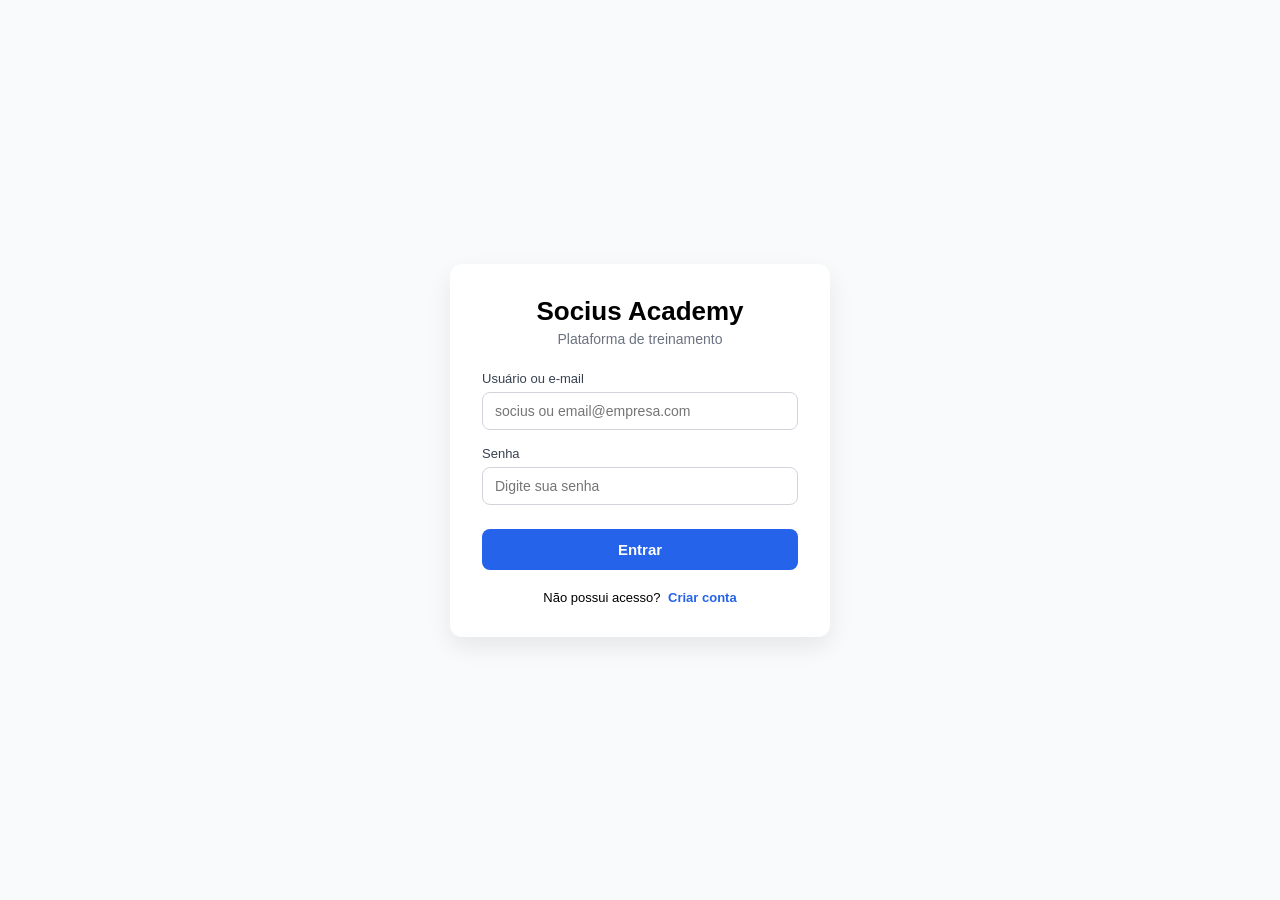
<file: index.html>
﻿<!DOCTYPE html>
<html lang="pt-BR">
<head>
  <meta charset="UTF-8">
  <title>Socius Academy</title>
  <meta name="viewport" content="width=device-width, initial-scale=1.0">

  <link rel="stylesheet" href="assets/css/base.css">
  <link rel="stylesheet" href="assets/css/auth.css">
</head>
<body>

  <div class="auth-wrapper">
    <div class="auth-card">

      <h1 class="logo">Socius Academy</h1>
      <p class="subtitle">Plataforma de treinamento</p>

      <form id="loginForm">
        <div class="field">
          <label for="email">Usuário ou e-mail</label>
          <input type="text" id="email" placeholder="socius ou email@empresa.com" required>
        </div>

        <div class="field">
          <label for="senha">Senha</label>
          <input type="password" id="senha" placeholder="Digite sua senha" required>
        </div>

        <button type="submit" class="btn-primary">
          Entrar
        </button>
      </form>

      <div class="auth-footer">
        <span>Não possui acesso?</span>
        <a href="cadastro.html">Criar conta</a>
      </div>

    </div>
  </div>

  <script src="assets/js/auth.js"></script>
</body>
</html>
</file>
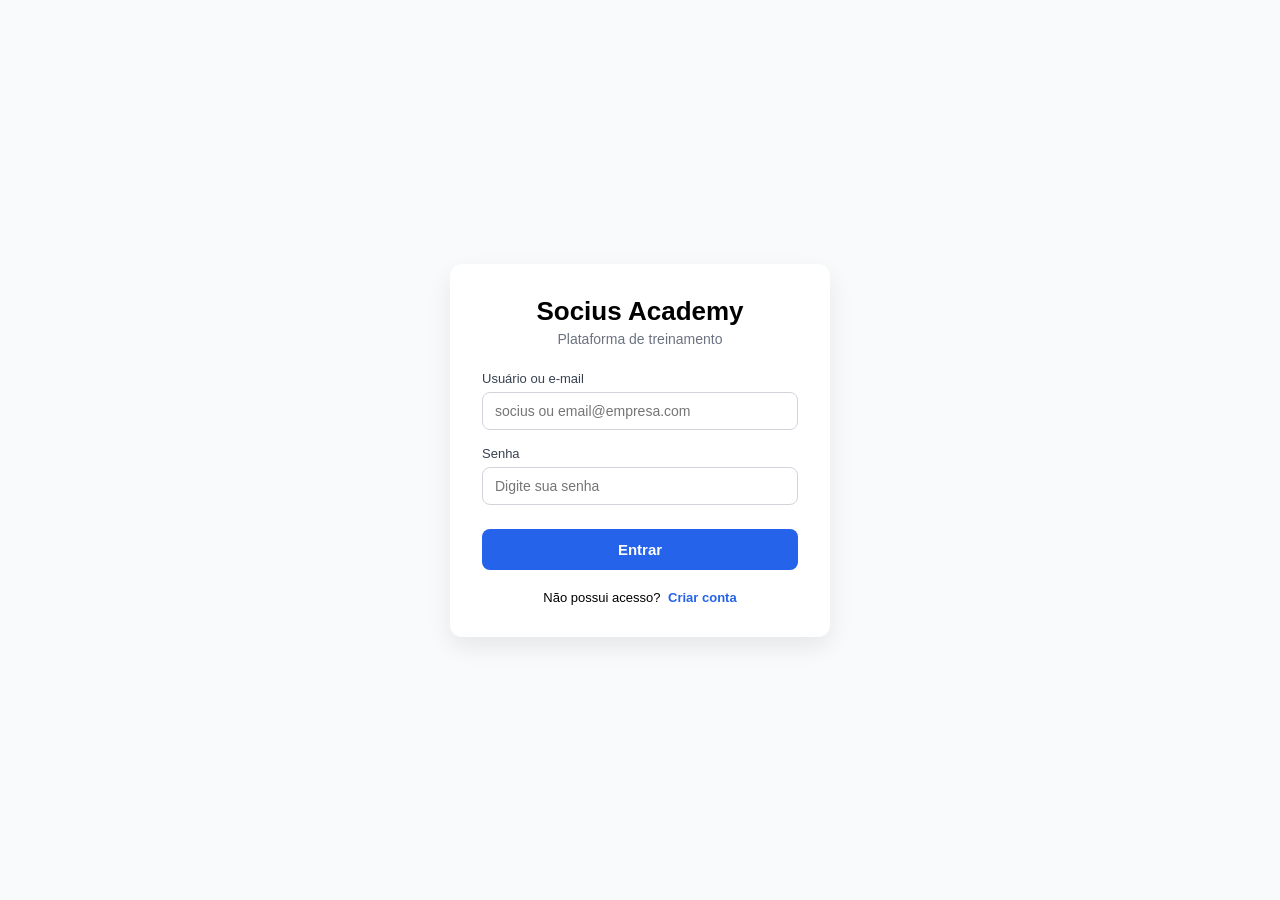
<file: aula.html>
﻿<!DOCTYPE html>
<html lang="pt-BR">
<head>
  <meta charset="UTF-8">
  <title>Socius Academy | Aulas</title>

  <link rel="stylesheet" href="assets/css/base.css">
  <link rel="stylesheet" href="assets/css/aula.css">
</head>
<body>

  <!-- HEADER -->
  <header class="header">
    <h1 onclick="voltarDashboard()">Socius Academy</h1>

    <div class="user">
      <span id="user-name"></span>
      <button onclick="logout()">Sair</button>
    </div>
  </header>

  <!-- CONTEÚDO -->
  <main class="aula-layout">

    <!-- SIDEBAR -->
    <aside class="sidebar">
      <h2 id="curso-título"></h2>
      <ul id="lista-aulas"></ul>
    </aside>

    <!-- AULA -->
    <section class="conteudo">
      <h2 id="aula-título"></h2>
      <div id="aula-conteudo" class="conteudo-box">
        <p>Selecione uma aula ao lado.</p>
      </div>
    </section>

  </main>

  <script src="assets/js/auth.js"></script>
  <script src="assets/js/aula.js"></script>

  <script>
    requireAuth();
    loadUserInfo();
  </script>

</body>
</html>
</file>
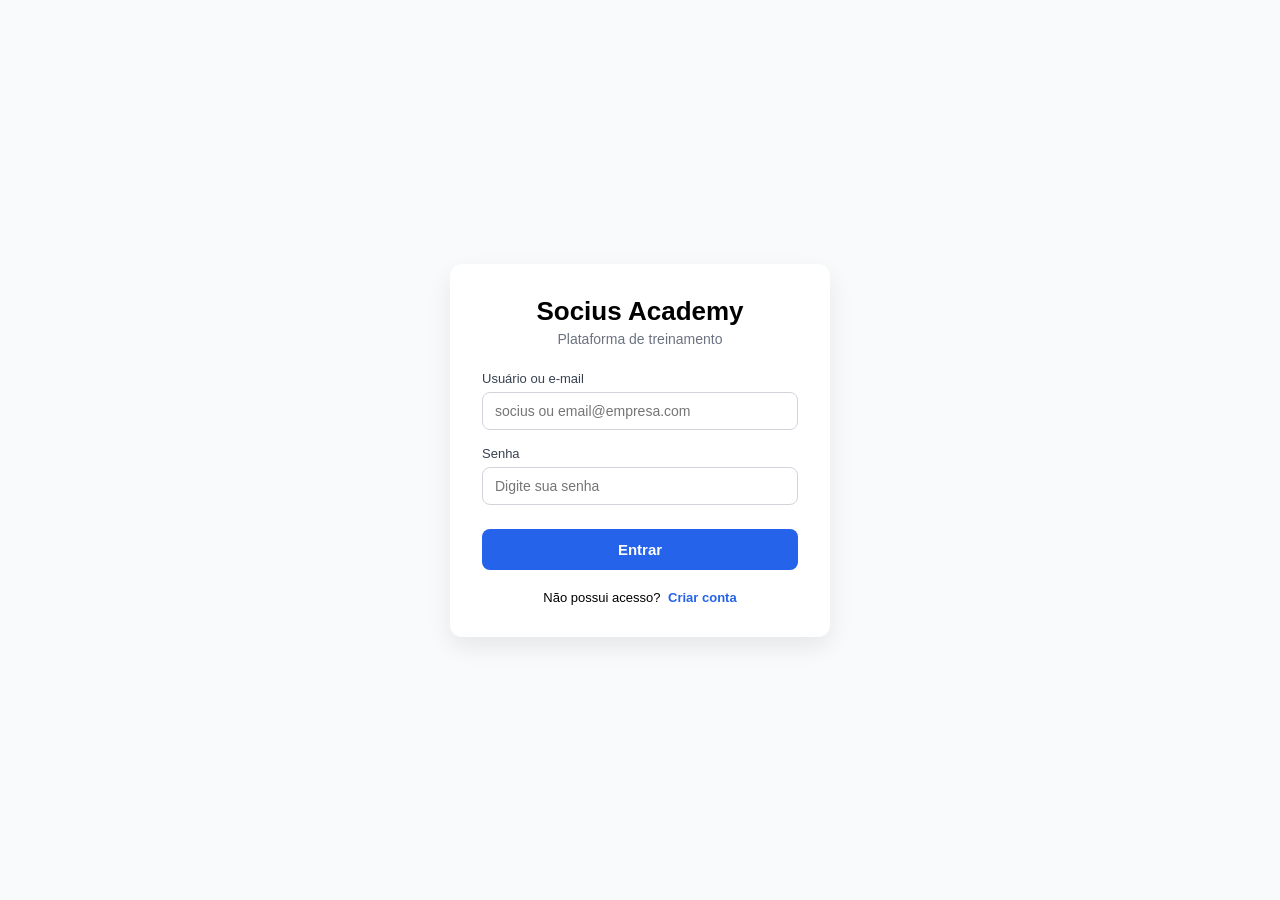
<file: biblioteca.html>
﻿<!DOCTYPE html>
<html lang="pt-BR">
<head>
  <meta charset="UTF-8" />
  <title>Socius Academy | Biblioteca</title>
  <meta name="viewport" content="width=device-width, initial-scale=1.0">

  <link rel="stylesheet" href="assets/css/base.css">
  <link rel="stylesheet" href="assets/css/dashboard.css">
</head>
<body>

  <div id="header"></div>

  <main class="dashboard">
    <h2 id="page-title">Biblioteca</h2>

    <div id="items" class="courses-grid">
      <!-- itens carregados via JS -->
    </div>
  </main>

  <div id="footer"></div>

  <script src="assets/js/auth.js"></script>
  <script src="assets/js/components.js"></script>
  <script src="assets/js/biblioteca.js"></script>

  <script>
    requireAuth();
    loadUserInfo();

    loadComponent("header", "header.html");
    loadComponent("footer", "footer.html");
  </script>
</body>
</html>
</file>
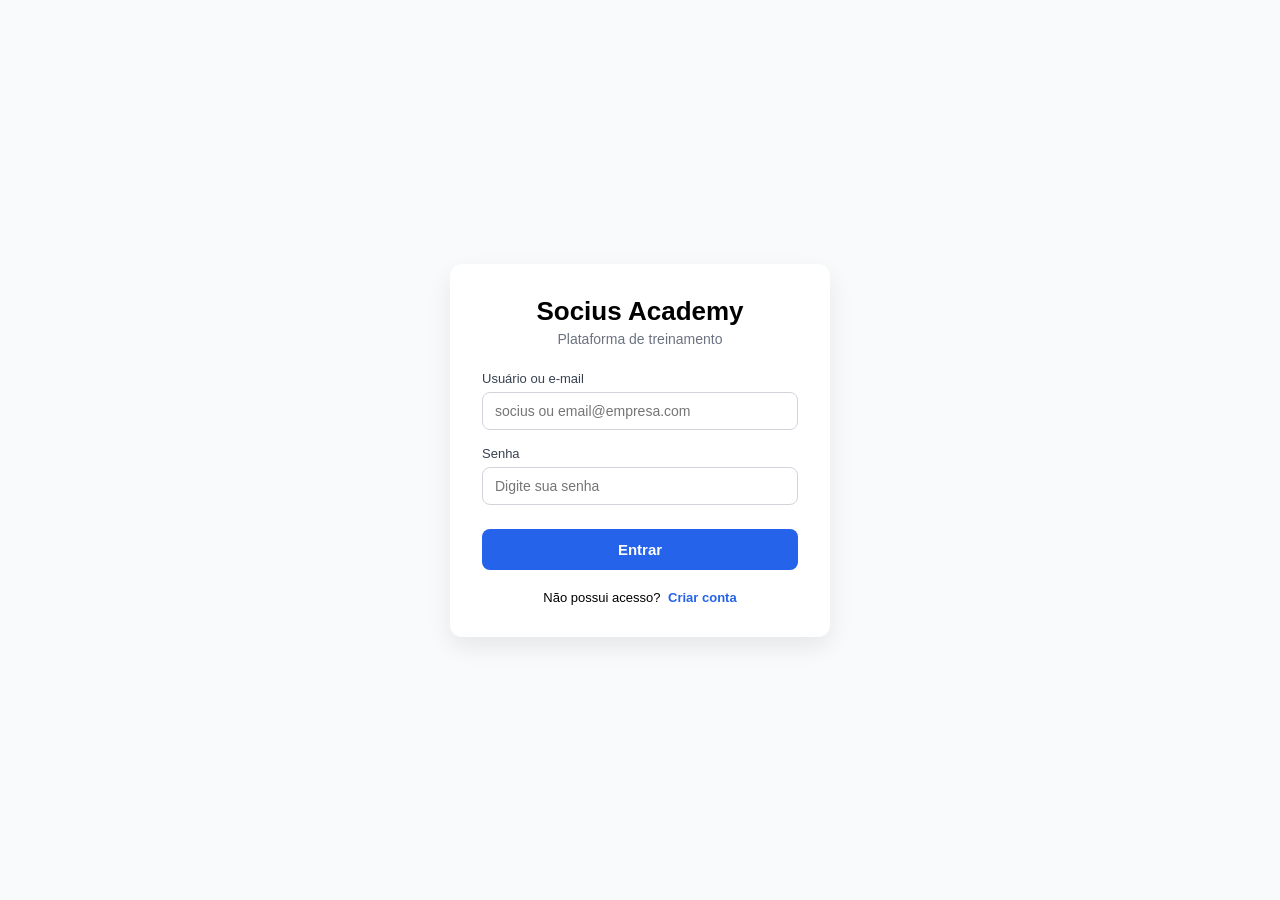
<file: biblioteca2.html>
﻿<!DOCTYPE html>
<html lang="pt-BR">
<head>
  <meta charset="UTF-8" />
  <title>Socius Academy | Biblioteca de Menus</title>
  <meta name="viewport" content="width=device-width, initial-scale=1.0">

  <link rel="stylesheet" href="assets/css/base.css">
  <link rel="stylesheet" href="assets/css/dashboard.css">
</head>
<body>

  <div id="header"></div>

  <main class="dashboard">
    <h2 id="page-title">Menus</h2>

    <div id="items" class="courses-grid">
      <!-- menus carregados via JS -->
    </div>
  </main>

  <div id="footer"></div>

  <script src="assets/js/auth.js"></script>
  <script src="assets/js/components.js"></script>
  <script src="assets/js/biblioteca2.js"></script>

  <script>
    requireAuth();
    loadUserInfo();

    loadComponent("header", "header.html");
    loadComponent("footer", "footer.html");
  </script>
</body>
</html>
</file>
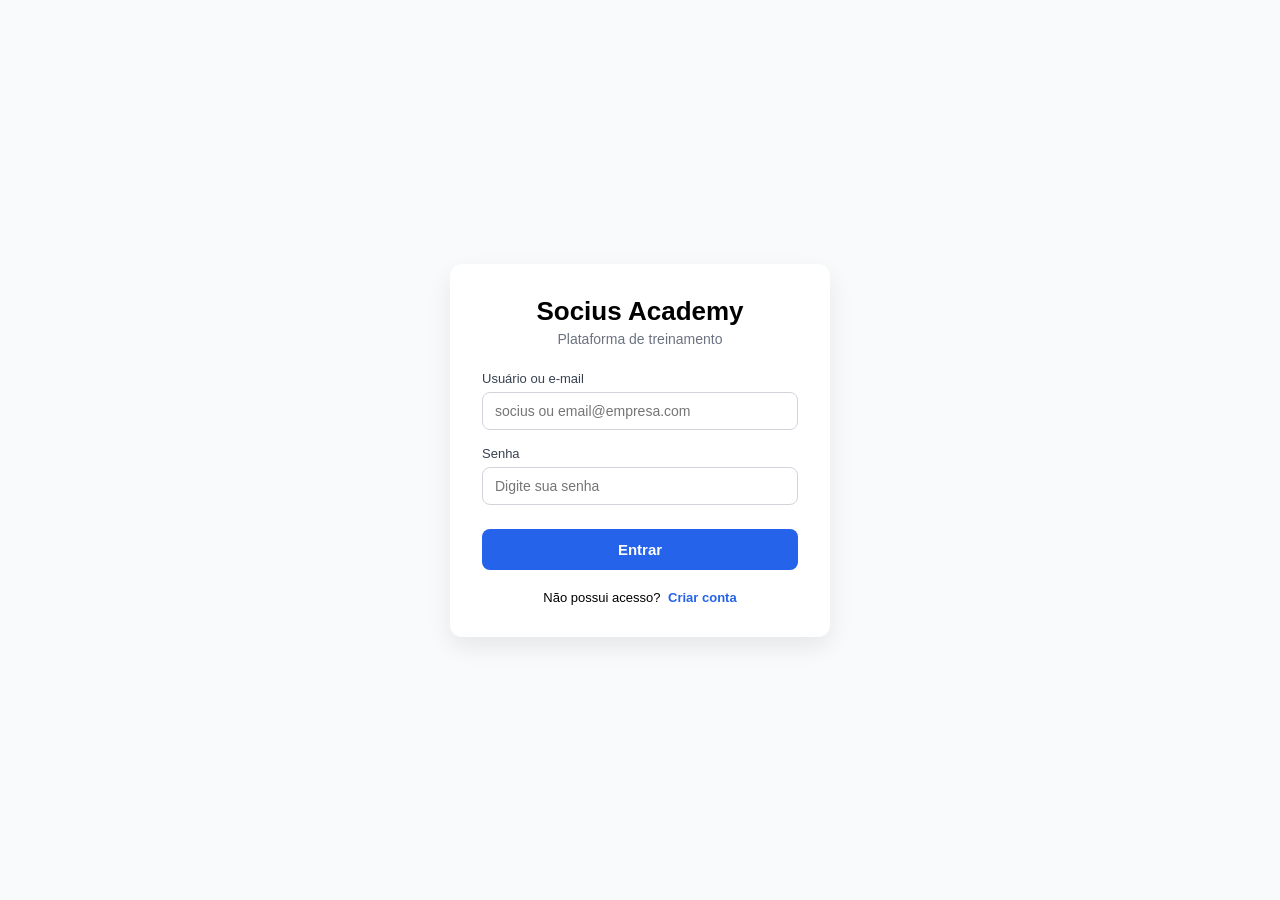
<file: biblioteca3.html>
﻿<!DOCTYPE html>
<html lang="pt-BR">
<head>
  <meta charset="UTF-8" />
  <title>Socius Academy | Biblioteca de Telas</title>
  <meta name="viewport" content="width=device-width, initial-scale=1.0">

  <link rel="stylesheet" href="assets/css/base.css">
  <link rel="stylesheet" href="assets/css/dashboard.css">
</head>
<body>

  <div id="header"></div>

  <main class="dashboard">
    <h2 id="page-title">Telas</h2>

    <div id="items" class="courses-grid">
      <!-- telas carregadas via JS -->
    </div>
  </main>

  <div id="footer"></div>

  <script src="assets/js/auth.js"></script>
  <script src="assets/js/components.js"></script>
  <script src="assets/js/biblioteca3.js"></script>

  <script>
    requireAuth();
    loadUserInfo();

    loadComponent("header", "header.html");
    loadComponent("footer", "footer.html");
  </script>
</body>
</html>
</file>
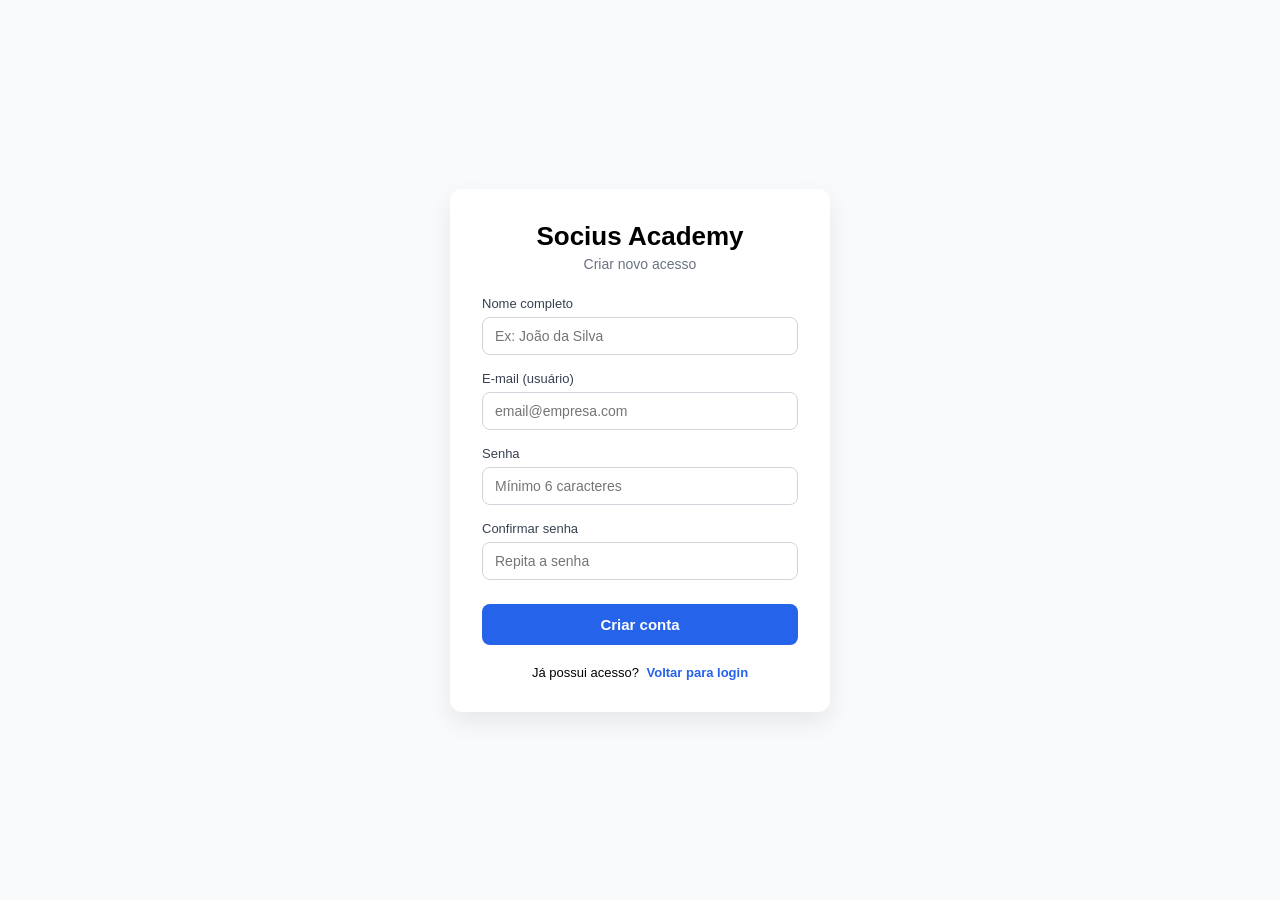
<file: cadastro.html>
﻿<!DOCTYPE html>
<html lang="pt-BR">
<head>
  <meta charset="UTF-8">
  <title>Cadastro - Socius Academy</title>
  <meta name="viewport" content="width=device-width, initial-scale=1.0">

  <link rel="stylesheet" href="assets/css/base.css">
  <link rel="stylesheet" href="assets/css/auth.css">
</head>
<body>

  <div class="auth-wrapper">
    <div class="auth-card">

      <h1 class="logo">Socius Academy</h1>
      <p class="subtitle">Criar novo acesso</p>

      <form id="registerForm" autocomplete="off">

        <div class="field">
          <label for="nome">Nome completo</label>
          <input
            type="text"
            id="nome"
            autocomplete="off"
            placeholder="Ex: João da Silva"
            required
          >
        </div>

        <div class="field">
          <label for="email">E-mail (usuário)</label>
          <input
            type="email"
            id="email"
            autocomplete="off"
            placeholder="email@empresa.com"
            required
          >
        </div>

        <div class="field">
          <label for="senha">Senha</label>
          <input
            type="password"
            id="senha"
            autocomplete="new-password"
            placeholder="Mínimo 6 caracteres"
            required
          >
        </div>

        <div class="field">
          <label for="confirmarSenha">Confirmar senha</label>
          <input
            type="password"
            id="confirmarSenha"
            autocomplete="new-password"
            placeholder="Repita a senha"
            required
          >
        </div>

        <button type="submit" class="btn-primary">
          Criar conta
        </button>

        <p id="register-message" class="auth-message" aria-live="polite"></p>

      </form>

      <div class="auth-footer">
        <span>Já possui acesso?</span>
        <a href="index.html">Voltar para login</a>
      </div>

    </div>
  </div>

  <script src="assets/js/auth.js"></script>
</body>
</html>
</file>
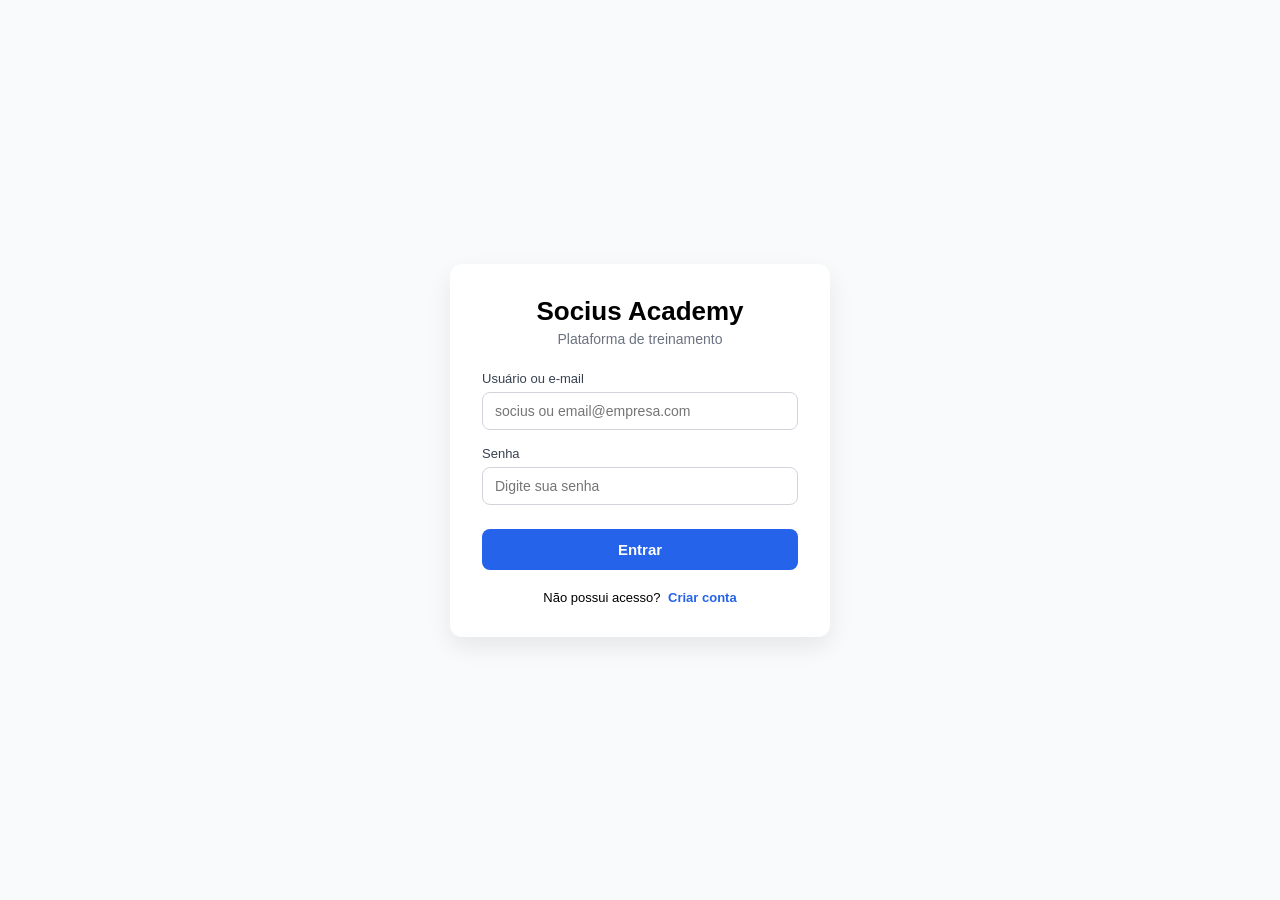
<file: dashboard.html>
﻿<!DOCTYPE html>
<html lang="pt-BR">

<head>
  <meta charset="UTF-8" />
  <meta name="viewport" content="width=device-width, initial-scale=1.0" />
  <title>Socius Academy</title>

  <link rel="stylesheet" href="assets/css/base.css">
  <link rel="stylesheet" href="assets/css/dashboard.css">
</head>

<body>

  <div id="header"></div>

  <main class="dashboard">
    <h2 class="dashboard-main-title">Biblioteca de manuais</h2>

    <div class="courses-grid">
      <div
        class="course-card"
        role="button"
        tabindex="0"
        onclick="navigate('biblioteca.html?tipo=tela')"
        onkeydown="if(event.key==='Enter' || event.key===' '){ event.preventDefault(); navigate('biblioteca.html?tipo=tela'); }"
      >
        <div class="course-header">
          <span class="course-icon">&#128421;&#65039;</span>
          <h3 class="course-title">Manuais de telas</h3>
        </div>
        <p class="course-description">
          Documentação por tela do Retaguarda.
        </p>
      </div>

      <div
        class="course-card"
        role="button"
        tabindex="0"
        onclick="navigate('biblioteca.html?tipo=processo')"
        onkeydown="if(event.key==='Enter' || event.key===' '){ event.preventDefault(); navigate('biblioteca.html?tipo=processo'); }"
      >
        <div class="course-header">
          <span class="course-icon">&#128196;</span>
          <h3 class="course-title">Manuais de processos</h3>
        </div>
        <p class="course-description">
          Passo a passo de processos.
        </p>
      </div>

      <div
        class="course-card"
        role="button"
        tabindex="0"
        onclick="navigate('biblioteca.html?tipo=trilha')"
        onkeydown="if(event.key==='Enter' || event.key===' '){ event.preventDefault(); navigate('biblioteca.html?tipo=trilha'); }"
      >
        <div class="course-header">
          <span class="course-icon">&#127919;</span>
          <h3 class="course-title">Trilhas de aprendizado</h3>
        </div>
        <p class="course-description">
          Rotas de conhecimento para treinamento de operadores.
        </p>
      </div>
    </div>

    <section class="search-section">
      <h2>Localizar manuais, processos e trilhas</h2>
      <p class="search-help">
        Busque por descrição, menu, tela ou aplicação.
      </p>
      <div class="search-bar">
        <input
          id="global-search-input"
          type="search"
          placeholder="Ex.: venda, produto, campanha, nfe, operador..."
          autocomplete="off"
        />
      </div>
      <div id="global-search-results" class="search-results">
        <p class="search-placeholder">Digite para pesquisar os conte&uacute;dos.</p>
      </div>
    </section>
  </main>

  <div id="footer"></div>

  <script src="assets/js/auth.js"></script>
  <script src="assets/js/components.js"></script>
  <script src="assets/js/dashboard.js"></script>

  <script>
    requireAuth();
    loadUserInfo();

    loadComponent("header", "header.html");
    loadComponent("footer", "footer.html");
  </script>

</body>

</html>
</file>
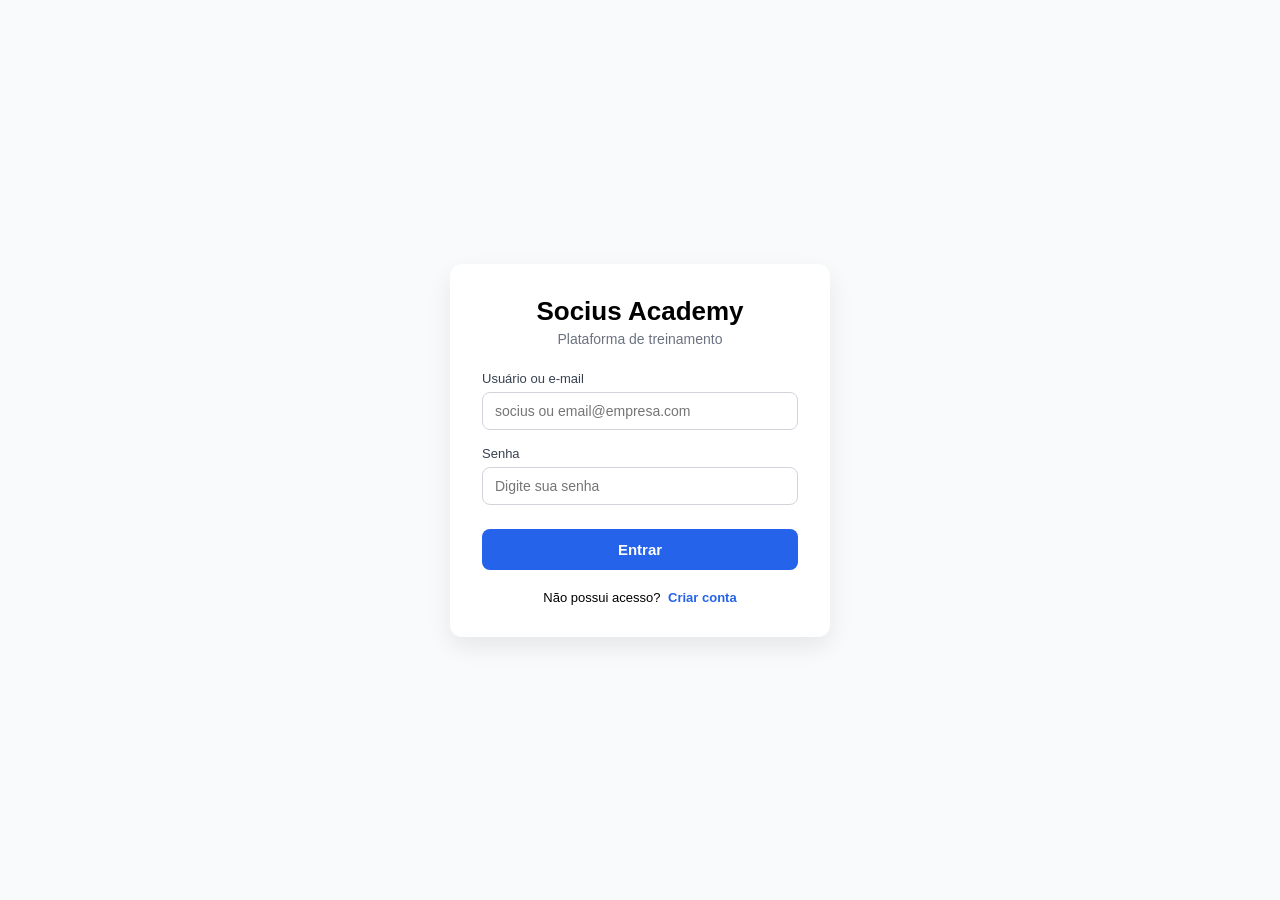
<file: manual.html>
﻿<!DOCTYPE html>
<html lang="pt-BR">
<head>
  <meta charset="UTF-8">
  <title>Socius Academy | Manual</title>

  <link rel="stylesheet" href="assets/css/base.css">
  <link rel="stylesheet" href="assets/css/aula.css">
</head>
<body>

  <div id="header"></div>

  <main class="aula-layout">

    <aside class="sidebar">
      <h2 id="manual-tipo"></h2>
      <p id="manual-contexto" class="sidebar-contexto"></p>

      <div class="sidebar-bloco">
        <h3>Detalhes</h3>
        <div id="manual-meta"></div>
      </div>

      <div id="manual-indice" class="sidebar-bloco manual-indice">
        <h3>Índice</h3>
        <div id="manual-indice-list"></div>
      </div>
    </aside>

    <section class="conteudo">
      <article id="aula-conteudo" class="conteudo-box" aria-live="polite">
        <p>Carregando manual...</p>
      </article>
    </section>

  </main>

  <div id="footer"></div>

  <script src="assets/js/auth.js"></script>
  <script src="assets/js/components.js"></script>
  <script src="assets/js/manual.js"></script>

  <script>
    requireAuth();
    loadUserInfo();

    loadComponent("header", "header.html");
    loadComponent("footer", "footer.html");
  </script>

</body>
</html>
</file>
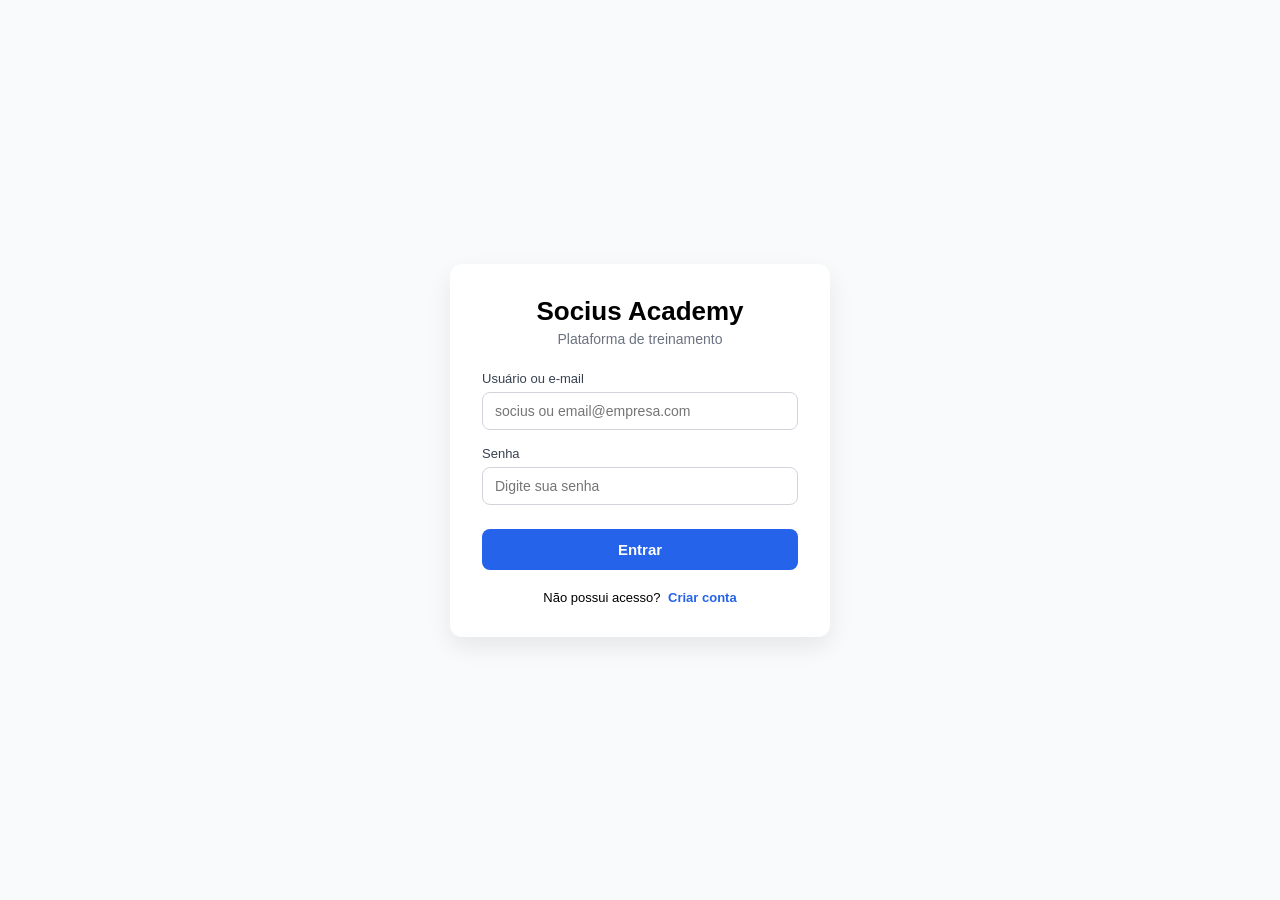
<file: perfil.html>
﻿<!DOCTYPE html>
<html lang="pt-BR">
<head>
  <meta charset="UTF-8" />
  <title>Socius Academy | Meus dados</title>
  <meta name="viewport" content="width=device-width, initial-scale=1.0" />

  <link rel="stylesheet" href="assets/css/base.css" />
  <link rel="stylesheet" href="assets/css/perfil.css" />
</head>
<body>

  <div id="header"></div>

  <main class="perfil-layout">
    <h1 class="perfil-page-title">Meus dados</h1>

    <section class="perfil-card">
      <h2>Dados cadastrais</h2>

      <form id="perfil-form" class="perfil-form" autocomplete="off">
        <label for="perfil-nome">Nome completo</label>
        <input id="perfil-nome" name="nome" type="text" required />

        <label for="perfil-email">E-mail</label>
        <input id="perfil-email" name="email" type="email" autocomplete="off" required />

        <label for="perfil-senha">Nova senha (opcional)</label>
        <input id="perfil-senha" name="senha" type="password" autocomplete="new-password" placeholder="Deixe em branco para manter a atual" />

        <label for="perfil-confirmar">Confirmar nova senha</label>
        <input id="perfil-confirmar" name="confirmarSenha" type="password" autocomplete="new-password" placeholder="Repita a nova senha" />

        <div class="perfil-actions">
          <button type="button" id="perfil-cancelar" class="btn-cancelar">Cancelar</button>
          <button type="submit" class="btn-salvar">Salvar alterações</button>
        </div>

        <p id="perfil-msg" class="perfil-msg" aria-live="polite"></p>
      </form>
    </section>
  </main>

  <div id="footer"></div>

  <script src="assets/js/auth.js"></script>
  <script src="assets/js/components.js"></script>
  <script src="assets/js/perfil.js"></script>

  <script>
    requireAuth();
    loadUserInfo();

    loadComponent("header", "header.html");
    loadComponent("footer", "footer.html");
  </script>
</body>
</html>
</file>
<file: assets/css/base.css>
﻿* {
  margin: 0;
  padding: 0;
  box-sizing: border-box;
  font-family: -apple-system, BlinkMacSystemFont, "Segoe UI", Roboto, sans-serif;
}

body {
  margin: 0;
  font-family: system-ui, sans-serif;
  background: #f8fafc;
}

/* HEADER */
.header {
  height: 70px;
  background: #0f172a;
  color: #fff;
  display: flex;
  align-items: center;
  justify-content: space-between;
  padding: 0 24px;
  position: fixed;
  top: 0;
  left: 0;
  right: 0;
  z-index: 1000;
  border-bottom: 1px solid rgba(148, 163, 184, .35);
  box-shadow: 0 8px 20px rgba(2, 6, 23, .18);
}

.header h1 {
  cursor: pointer;
  font-size: 20px;
  white-space: nowrap;
}

.header.header-dashboard h1 {
  position: absolute;
  left: 50%;
  transform: translateX(-50%);
}

.menu {
  display: flex;
  align-items: center;
  gap: 8px;
}

.menu button {
  background: none;
  border: none;
  color: #cbd5e1;
  padding: 8px 10px;
  border-radius: 8px;
  cursor: pointer;
  font-size: 13px;
  font-weight: 600;
  transition: background .2s ease, color .2s ease;
}

.menu button:hover {
  background: #1e293b;
  color: #fff;
}

.header-actions {
  display: flex;
  align-items: center;
  gap: 12px;
  position: relative;
}

.btn-header-action {
  background: #1d4ed8;
  color: #fff;
  border: 1px solid #3b82f6;
  border-radius: 10px;
  padding: 8px 12px;
  font-size: 13px;
  font-weight: 600;
  cursor: pointer;
  transition: background .2s ease, transform .2s ease;
}

.btn-header-action:hover {
  background: #1e40af;
  transform: translateY(-1px);
}

.btn-header-action:focus-visible {
  outline: 3px solid #93c5fd;
  outline-offset: 2px;
}

.global-search-panel {
  position: fixed;
  top: 78px;
  right: 24px;
  width: min(580px, calc(100vw - 32px));
  max-height: min(70vh, 620px);
  background: #ffffff;
  border: 1px solid #cbd5e1;
  border-radius: 12px;
  box-shadow: 0 18px 40px rgba(15, 23, 42, .25);
  padding: 12px;
  z-index: 1200;
}

.global-search-panel input {
  width: 100%;
  border: 1px solid #cbd5e1;
  border-radius: 10px;
  padding: 10px 12px;
  font-size: 14px;
  outline: none;
}

.global-search-panel input:focus {
  border-color: #3b82f6;
  box-shadow: 0 0 0 3px rgba(59, 130, 246, .2);
}

.global-search-results {
  margin-top: 10px;
  max-height: calc(min(70vh, 620px) - 68px);
  overflow: auto;
  display: grid;
  gap: 8px;
}

.global-search-placeholder {
  color: #64748b;
  font-size: 14px;
}

.global-search-item {
  border: 1px solid #e2e8f0;
  border-radius: 10px;
  padding: 10px 12px;
  cursor: pointer;
  transition: border-color .2s ease, box-shadow .2s ease;
}

.global-search-item:hover {
  border-color: #bfdbfe;
  box-shadow: 0 6px 16px rgba(30, 64, 175, .12);
}

.global-search-item:focus-visible {
  outline: 3px solid #93c5fd;
  outline-offset: 2px;
}

.global-search-item-top {
  display: flex;
  align-items: center;
  gap: 8px;
}

.global-search-badge {
  background: #e2e8f0;
  color: #0f172a;
  border-radius: 999px;
  padding: 2px 8px;
  font-size: 11px;
  font-weight: 700;
}

.global-search-title {
  color: #0f172a;
  font-weight: 700;
  font-size: 14px;
}

.global-search-desc {
  margin-top: 3px;
  color: #334155;
  font-size: 13px;
}

.user-menu {
  position: relative;
}

.btn-user-menu {
  background: transparent;
  color: #e2e8f0;
  border: 1px solid #334155;
  border-radius: 10px;
  padding: 8px 10px;
  display: inline-flex;
  align-items: center;
  gap: 8px;
  cursor: pointer;
}

.btn-user-menu:hover {
  background: #1e293b;
}

.btn-user-menu:focus-visible {
  outline: 3px solid #93c5fd;
  outline-offset: 2px;
}

#user-name {
  font-size: 13px;
  color: #e2e8f0;
  max-width: 200px;
  overflow: hidden;
  text-overflow: ellipsis;
  white-space: nowrap;
  pointer-events: none;
}

.user-menu-dropdown {
  position: absolute;
  right: 0;
  top: calc(100% + 8px);
  min-width: 140px;
  background: #0b1220;
  border: 1px solid #334155;
  border-radius: 10px;
  padding: 8px;
  box-shadow: 0 12px 24px rgba(2, 6, 23, .45);
  z-index: 1100;
  display: grid;
  gap: 8px;
}

.user-menu-dropdown[hidden] {
  display: none !important;
}

.btn-user-action {
  width: 100%;
  background: #1e40af;
  color: #fff;
  border: 1px solid #3b82f6;
  border-radius: 10px;
  padding: 8px 14px;
  font-size: 13px;
  font-weight: 700;
  cursor: pointer;
  transition: background .2s ease, transform .2s ease, border-color .2s ease;
}

.btn-user-action:hover {
  background: #1d4ed8;
  border-color: #60a5fa;
  transform: translateY(-1px);
}

.btn-user-action:focus-visible {
  outline: 3px solid #93c5fd;
  outline-offset: 2px;
}

.btn-logout {
  width: 100%;
  background: #dc2626;
  color: #fff;
  border: 1px solid #ef4444;
  border-radius: 10px;
  padding: 8px 14px;
  font-size: 13px;
  font-weight: 700;
  cursor: pointer;
  transition: background .2s ease, transform .2s ease, border-color .2s ease;
}

.btn-logout:hover {
  background: #b91c1c;
  border-color: #f87171;
  transform: translateY(-1px);
}

.btn-logout:focus-visible {
  outline: 3px solid #fecaca;
  outline-offset: 2px;
}

/* FOOTER */
.footer {
  height: 48px;
  background: #0f172a;
  color: #cbd5e1;
  display: flex;
  align-items: center;
  justify-content: center;
  position: fixed;
  bottom: 0;
  left: 0;
  right: 0;
}

/* CONTEÚDO ENTRE HEADER E FOOTER */
main {
  padding-top: 90px;
  padding-bottom: 70px;
}
</file>
<file: assets/css/auth.css>
.auth-wrapper {
  min-height: 100vh;
  display: flex;
  align-items: center;
  justify-content: center;
}

.auth-card {
  width: 100%;
  max-width: 380px;
  background: #ffffff;
  padding: 32px;
  border-radius: 12px;
  box-shadow: 0 10px 25px rgba(0,0,0,0.08);
}

.logo {
  text-align: center;
  font-size: 26px;
  font-weight: 700;
  margin-bottom: 4px;
}

.subtitle {
  text-align: center;
  font-size: 14px;
  color: #6b7280;
  margin-bottom: 24px;
}

.field {
  margin-bottom: 16px;
}

.field label {
  display: block;
  font-size: 13px;
  margin-bottom: 6px;
  color: #374151;
}

.field input {
  width: 100%;
  padding: 10px 12px;
  border-radius: 8px;
  border: 1px solid #d1d5db;
  font-size: 14px;
}

.field input:focus {
  outline: none;
  border-color: #2563eb;
}

.btn-primary {
  width: 100%;
  margin-top: 8px;
  padding: 12px;
  background: #2563eb;
  color: #ffffff;
  border: none;
  border-radius: 8px;
  font-size: 15px;
  font-weight: 600;
  cursor: pointer;
}

.btn-primary:hover {
  background: #1d4ed8;
}

.auth-footer {
  margin-top: 20px;
  text-align: center;
  font-size: 13px;
}

.auth-footer a {
  color: #2563eb;
  text-decoration: none;
  font-weight: 600;
  margin-left: 4px;
}

.auth-footer a:hover {
  text-decoration: underline;
}

.auth-message {
  margin-top: 12px;
  border-radius: 8px;
  padding: 10px 12px;
  font-size: 13px;
  display: none;
}

.auth-message.show {
  display: block;
}

.auth-message.error {
  background: #fee2e2;
  color: #991b1b;
  border: 1px solid #fecaca;
}

.auth-message.success {
  background: #dcfce7;
  color: #166534;
  border: 1px solid #bbf7d0;
}
</file>
<file: assets/css/aula.css>
﻿/* ===== LAYOUT BASE ===== */
.aula-layout {
  display: grid;
  grid-template-columns: 320px 1fr;
  margin-top: 70px;
  margin-bottom: 48px;
  height: calc(100vh - 118px);
  padding-top: 0;
  padding-bottom: 0;
  background: #f8fafc;
}

/* ===== SIDEBAR ===== */
.sidebar {
  background: #13294b;
  color: #e5e7eb;
  padding: 20px;
  overflow-y: auto;
}

.sidebar h2 {
  font-size: 18px;
  margin-bottom: 16px;
  color: #93c5fd;
}

.sidebar-contexto {
  color: #cbd5e1;
  font-size: 13px;
  margin-bottom: 14px;
  line-height: 1.5;
}

.sidebar-bloco {
  border: 1px solid #28426b;
  border-radius: 10px;
  padding: 12px;
  margin-bottom: 12px;
  background: rgba(10, 24, 46, .45);
}

.sidebar-bloco h3 {
  font-size: 12px;
  letter-spacing: .4px;
  text-transform: uppercase;
  color: #93c5fd;
  margin-bottom: 10px;
}

#manual-meta > div {
  font-size: 13px;
  line-height: 1.5;
  color: #e2e8f0;
  margin-bottom: 8px;
}

/* LISTA DE AULAS */
.sidebar ul {
  list-style: none;
  padding: 0;
  margin: 0;
}

.sidebar li {
  padding: 10px 14px;
  border-radius: 8px;
  cursor: pointer;
  margin-bottom: 6px;
  transition: background .2s ease;
}

.sidebar li:hover {
  background: #1e293b;
}

.sidebar li.active {
  background: #1e40af;
  font-weight: 600;
}

/* ===== CONTEÚDO ===== */
.conteudo {
  padding: 32px;
  display: flex;
  flex-direction: column;
}

.conteudo h2 {
  font-size: 24px;
  margin-bottom: 20px;
  color: #1e3a8a;
}

/* BOX DA AULA */
.conteudo-box {
  background: #ffffff;
  border-radius: 14px;
  padding: 24px;
  box-shadow: 0 10px 30px rgba(0,0,0,.08);
  flex: 1;
  line-height: 1.6;
  color: #334155;
  max-width: 860px;
}

/* TEXTO DA AULA */
.conteudo-box p {
  margin-bottom: 16px;
}

.conteudo-box h2 {
  font-size: 22px;
  margin-top: 26px;
  margin-bottom: 12px;
  color: #0f172a;
  scroll-margin-top: 96px;
}

.conteudo-box h3 {
  font-size: 18px;
  margin-top: 20px;
  margin-bottom: 10px;
  color: #1e293b;
  scroll-margin-top: 96px;
}

.conteudo-box ul {
  padding-left: 18px;
  margin-bottom: 16px;
}

.manual-indice h3 {
  font-size: 12px;
  color: #93c5fd;
  margin-bottom: 10px;
  text-transform: uppercase;
  letter-spacing: .4px;
}

.manual-indice a {
  display: block;
  font-size: 14px;
  color: #cbd5e1;
  text-decoration: none;
  padding: 6px 8px;
  border-radius: 8px;
}

.manual-indice a:hover {
  background: #1d3a63;
  color: #fff;
}

.manual-indice a.nivel-3 {
  padding-left: 18px;
  font-size: 13px;
}

.permissoes-bloco {
  border: 1px solid #dbe4f0;
  border-radius: 12px;
  background: #f8fbff;
  padding: 12px;
  margin-bottom: 16px;
}

.permissoes-topo {
  display: flex;
  gap: 10px;
  align-items: center;
  justify-content: space-between;
  margin-bottom: 10px;
}

.permissoes-busca {
  flex: 1;
  min-width: 220px;
  border: 1px solid #c9d6ea;
  border-radius: 8px;
  padding: 8px 10px;
  font-size: 14px;
  background: #fff;
}

.permissoes-contador {
  font-size: 12px;
  color: #475569;
  white-space: nowrap;
}

.permissoes-tabela-wrap {
  max-height: 360px;
  overflow: auto;
  border: 1px solid #dbe4f0;
  border-radius: 10px;
  background: #fff;
}

.permissoes-tabela {
  width: 100%;
  border-collapse: collapse;
  font-size: 13px;
}

.permissoes-tabela th,
.permissoes-tabela td {
  text-align: left;
  padding: 8px 10px;
  border-bottom: 1px solid #eef2f7;
  vertical-align: top;
}

.permissoes-tabela th {
  position: sticky;
  top: 0;
  background: #eef4ff;
  color: #1e3a8a;
  z-index: 1;
}

.permissoes-tabela tbody tr:hover {
  background: #f8fbff;
}

@media (max-width: 1100px) {
  .aula-layout {
    grid-template-columns: 1fr;
    height: auto;
  }
}
</file>
<file: assets/css/dashboard.css>
/* ===== DASHBOARD ===== */

.dashboard {
  padding-left: 32px;
  padding-right: 32px;
  max-width: 1200px;
  margin: auto;
}

.dashboard h2 {
  font-size: 26px;
  margin-bottom: 24px;
  color: #1e3a8a;
}

.dashboard-main-title {
  text-align: center;
}

#page-title {
  text-align: center;
}

/* GRID */
.courses-grid {
  display: grid;
  grid-template-columns: repeat(auto-fit, minmax(260px, 1fr));
  gap: 24px;
}

/* CARD */
.course-card {
  background: linear-gradient(160deg, #1e3a8a, #2563eb);
  border-radius: 18px;
  padding: 22px;
  display: flex;
  flex-direction: column;
  gap: 14px;
  box-shadow: 0 10px 30px rgba(30, 58, 138, 0.45);
  transition: transform .25s ease, box-shadow .25s ease;
  color: #f1f5f9;
  position: relative;
  overflow: hidden;
  cursor: pointer;
}

/* detalhe vermelho */
.course-card::before {
  content: "";
  position: absolute;
  inset: 0;
  background: linear-gradient(120deg, transparent, rgba(220,38,38,.15));
  opacity: 0;
  transition: opacity .3s ease;
  pointer-events: none; /* <- ESSENCIAL */
}

.course-card:hover::before {
  opacity: 1;
}

.course-card:hover {
  transform: translateY(-6px);
  box-shadow: 0 18px 45px rgba(30, 58, 138, 0.7);
}

.course-card:focus-visible {
  outline: 3px solid #93c5fd;
  outline-offset: 3px;
}

/* HEADER */
.course-header {
  display: flex;
  align-items: center;
  gap: 12px;
}

.course-icon {
  font-size: 28px;
}

.course-title {
  font-size: 18px;
  font-weight: 600;
}

/* DESCRI��O */
.course-description {
  font-size: 14px;
  color: #cbd5e1;
  line-height: 1.5;
}

/* FOOTER */
.course-footer {
  display: flex;
  justify-content: flex-start;
  align-items: center;
  margin-top: auto;
}

.course-info {
  font-size: 13px;
  color: #e5e7eb;
}

.search-section {
  margin-top: 36px;
  margin-bottom: 24px;
}

.search-help {
  color: #334155;
  margin-bottom: 12px;
}

.search-bar input {
  width: 100%;
  border: 1px solid #cbd5e1;
  border-radius: 12px;
  padding: 12px 14px;
  font-size: 15px;
  outline: none;
}

.search-bar input:focus {
  border-color: #3b82f6;
  box-shadow: 0 0 0 3px rgba(59, 130, 246, .18);
}

.search-results {
  margin-top: 14px;
  display: grid;
  gap: 12px;
}

.search-placeholder {
  color: #64748b;
}

.search-item {
  background: #fff;
  border: 1px solid #e2e8f0;
  border-radius: 12px;
  padding: 14px 16px;
  cursor: pointer;
  transition: box-shadow .2s ease, transform .2s ease, border-color .2s ease;
}

.search-item:hover {
  transform: translateY(-1px);
  border-color: #bfdbfe;
  box-shadow: 0 8px 20px rgba(30, 64, 175, .12);
}

.search-item:focus-visible {
  outline: 3px solid #93c5fd;
  outline-offset: 2px;
}

.search-item-top {
  display: flex;
  gap: 10px;
  align-items: center;
  margin-bottom: 6px;
}

.search-badge {
  border-radius: 999px;
  background: #e2e8f0;
  color: #0f172a;
  padding: 2px 10px;
  font-size: 12px;
  font-weight: 600;
}

.search-item-title {
  font-size: 16px;
  color: #0f172a;
  font-weight: 700;
}

.search-item-desc {
  color: #334155;
  font-size: 14px;
}
</file>
<file: assets/css/perfil.css>
﻿.perfil-layout {
  max-width: 860px;
  margin: 0 auto;
  padding: 6px 16px 24px;
}

.perfil-page-title {
  color: #1e3a8a;
  text-align: center;
  font-size: 30px;
  font-weight: 800;
  margin: 8px 0 14px;
}

.perfil-card {
  background: #fff;
  border: 1px solid #e2e8f0;
  border-radius: 14px;
  padding: 22px;
  box-shadow: 0 10px 24px rgba(15, 23, 42, .08);
}

.perfil-card h2 {
  color: #1e3a8a;
  margin-bottom: 14px;
  text-align: center;
}

.perfil-form {
  display: grid;
  gap: 8px;
}

.perfil-form label {
  font-size: 13px;
  font-weight: 700;
  color: #334155;
  margin-top: 4px;
}

.perfil-form input {
  width: 100%;
  border: 1px solid #cbd5e1;
  border-radius: 10px;
  padding: 10px 12px;
  font-size: 14px;
  outline: none;
}

.perfil-form input:focus {
  border-color: #3b82f6;
  box-shadow: 0 0 0 3px rgba(59, 130, 246, .18);
}

.perfil-form input[readonly] {
  background: #f8fafc;
  color: #64748b;
}

.perfil-actions {
  margin-top: 10px;
  display: flex;
  gap: 10px;
  justify-content: flex-end;
}

.btn-cancelar {
  background: #fff;
  color: #334155;
  border: 1px solid #cbd5e1;
  border-radius: 10px;
  padding: 10px 16px;
  font-size: 14px;
  font-weight: 700;
  cursor: pointer;
}

.btn-cancelar:hover {
  background: #f8fafc;
}

.btn-salvar {
  background: #1d4ed8;
  color: #fff;
  border: 1px solid #3b82f6;
  border-radius: 10px;
  padding: 10px 16px;
  font-size: 14px;
  font-weight: 700;
  cursor: pointer;
}

.btn-salvar:hover {
  background: #1e40af;
}

.perfil-msg {
  min-height: 20px;
  margin-top: 6px;
  font-size: 13px;
  color: #0f766e;
}

.perfil-msg.erro {
  color: #b91c1c;
}
</file>
